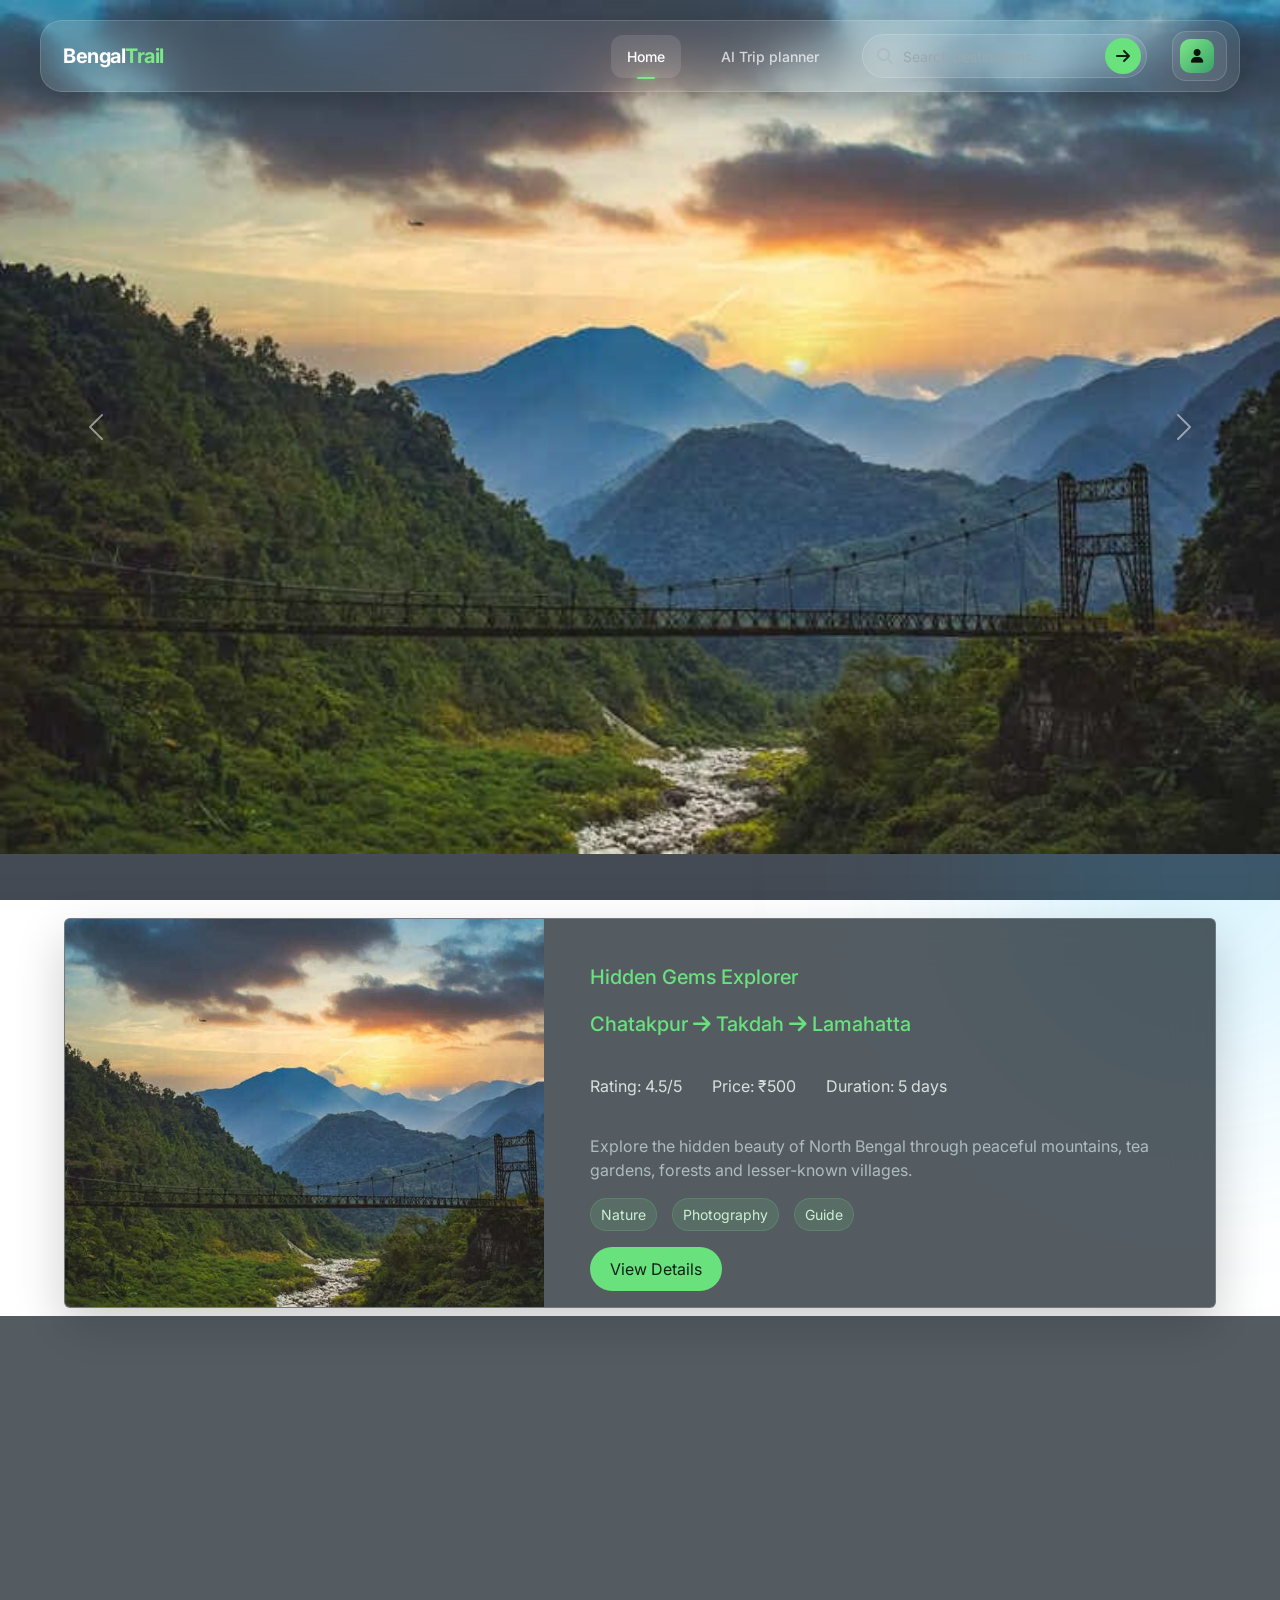
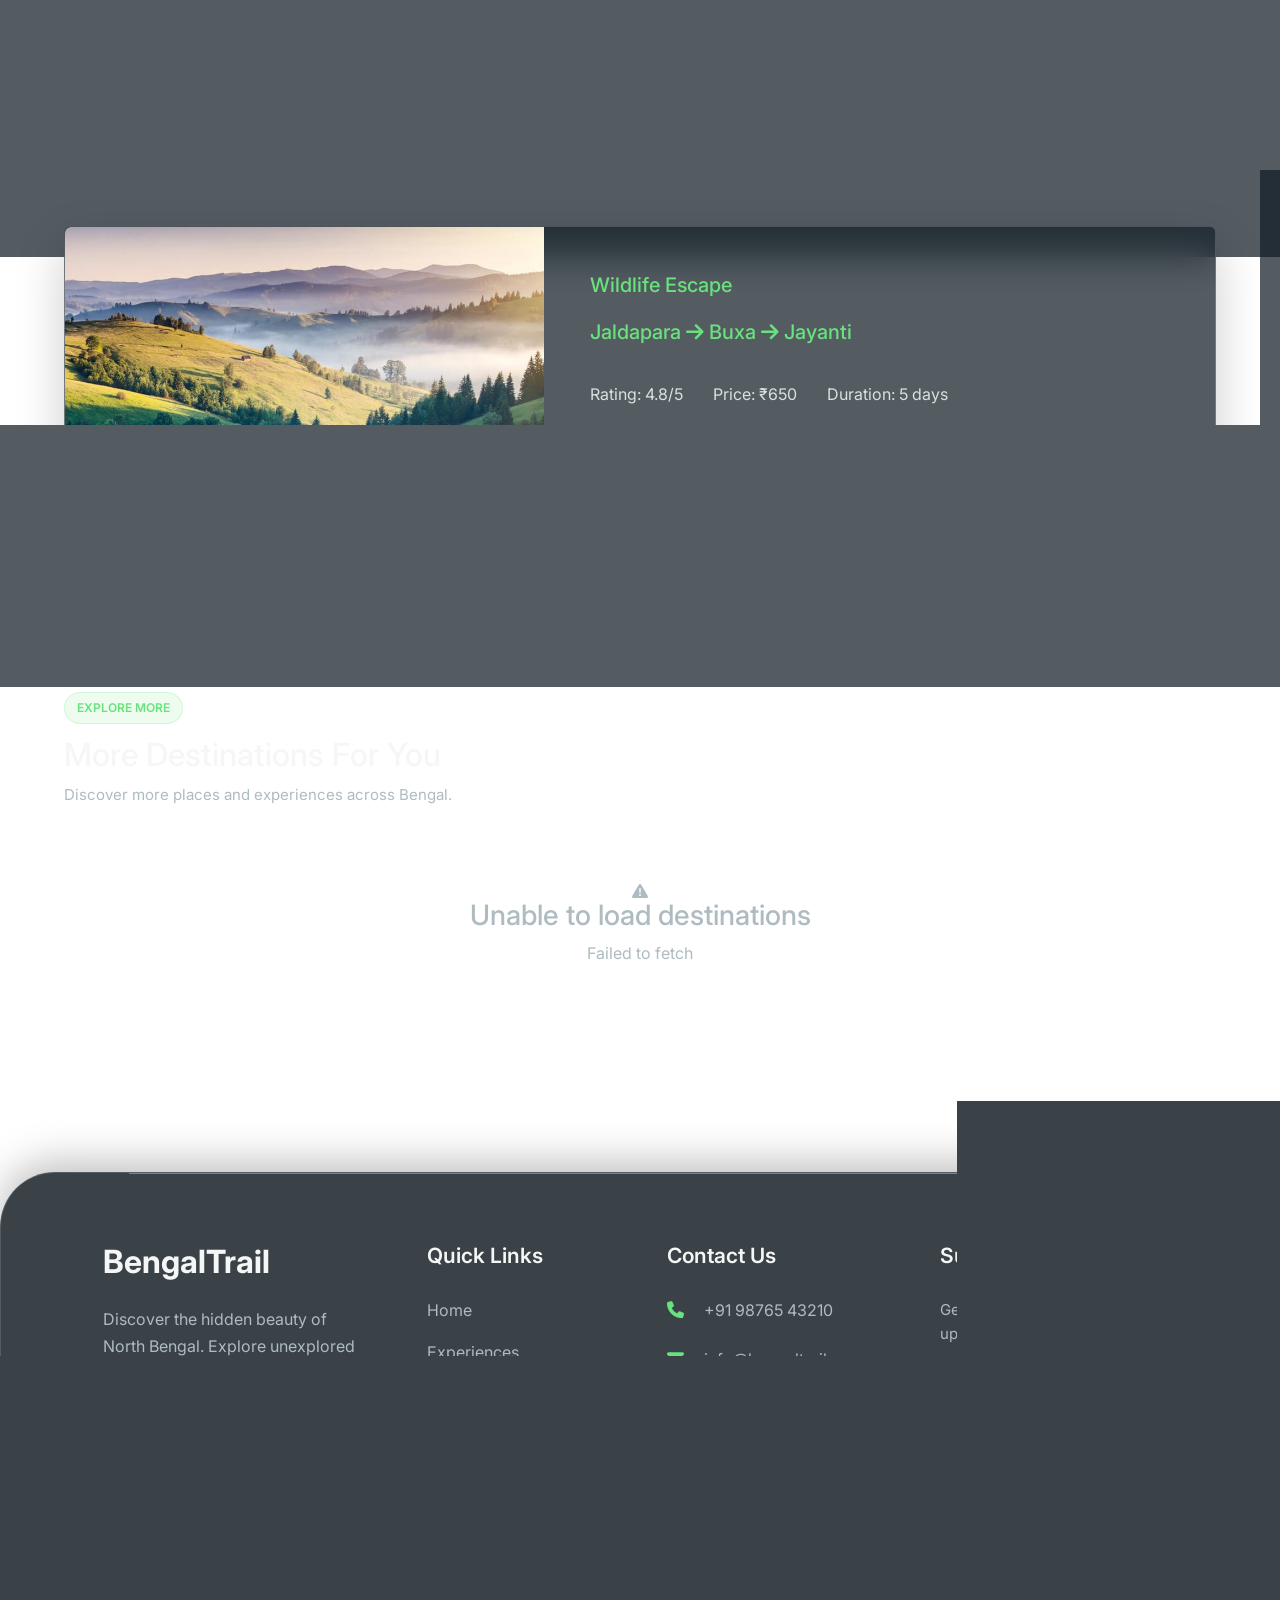
<file: frontend/index.html>
<!DOCTYPE html>
<html lang="en">

<head>

    <meta charset="UTF-8">

    <meta
        name="viewport"
        content="width=device-width, initial-scale=1.0"
    >

    <title>BengalTrail</title>


    <!-- Bootstrap -->
    <link
        href="https://cdn.jsdelivr.net/npm/bootstrap@5.3.8/dist/css/bootstrap.min.css"
        rel="stylesheet"
        integrity="sha384-sRIl4kxILFvY47J16cr9ZwB07vP4J8+LH7qKQnuqkuIAvNWLzeN8tE5YBujZqJLB"
        crossorigin="anonymous"
    >


    <!-- Your CSS -->
    <link
        rel="stylesheet"
        href="style.css"
    >


    <!-- Google Font -->
    <link
        href="https://fonts.googleapis.com/css2?family=Inter:wght@400;500;600;700&display=swap"
        rel="stylesheet"
    >


    <!-- Font Awesome -->
    <link
        rel="stylesheet"
        href="https://cdnjs.cloudflare.com/ajax/libs/font-awesome/6.5.2/css/all.min.css"
    >

</head>


<body>


    <!-- =====================================================
         BACKGROUND
    ====================================================== -->

    <div class="background"></div>



    <!-- =====================================================
         NAVBAR
    ====================================================== -->

    <header class="navbar">


        <!-- LOGO -->

        <a
            href="#"
            class="logo"
        >

            <span>
                Bengal<span>Trail</span>
            </span>

        </a>



        <!-- SEARCH -->

        <div class="navbar-search">

            <i class="fa-solid fa-magnifying-glass"></i>


            <input
                type="text"
                id="tripSearchInput"
                placeholder="Search destinations..."
                autocomplete="off"
            >


            <button
                type="button"
                id="tripSearchBtn"
                aria-label="Search"
            >

                <i class="fa-solid fa-arrow-right"></i>

            </button>

        </div>



        <!-- NAVIGATION -->

        <nav class="nav-links">


            <a
                href="/"
                class="nav-link active"
            >

                <!-- <i class="fa-solid fa-house"></i> -->

                <span id="home">
                    Home
                </span>

            </a>



            <a
                href="ai-planner.html"
                class="nav-link"
            >

                <i class="fa-solid fa-sparkles"></i>

                <span>
                    AI Trip planner
                </span>

            </a>


        </nav>



        <!-- PROFILE -->

        <button
            class="profile-btn"
            id="tripProfileBtn"
            type="button"
            aria-label="Open Profile"
        >

            <div class="profile-avatar">

                <i class="fa-solid fa-user"></i>

            </div>

        </button>



        <!-- MOBILE MENU -->

        <button
            class="menu-btn"
            type="button"
        >

            <i class="fa-solid fa-bars"></i>

        </button>


    </header>



    <!-- =====================================================
         MAIN
    ====================================================== -->

    <main>



        <!-- =================================================
             CAROUSEL
        ================================================== -->

        <div
            id="carouselExampleAutoplaying"
            class="carousel slide"
            data-bs-ride="carousel"
        >


            <div class="carousel-inner">


                <div class="carousel-item active">

                    <img
                        src="assets/img1.jpeg"
                        class="d-block w-100"
                        alt="Bengal destination"
                    >

                </div>


                <div class="carousel-item">

                    <img
                        src="assets/img2.jpeg"
                        class="d-block w-100"
                        alt="Bengal destination"
                    >

                </div>


                <div class="carousel-item">

                    <img
                        src="assets/img3.jpeg"
                        class="d-block w-100"
                        alt="Bengal destination"
                    >

                </div>


            </div>



            <button
                class="carousel-control-prev"
                type="button"
                data-bs-target="#carouselExampleAutoplaying"
                data-bs-slide="prev"
            >

                <span
                    class="carousel-control-prev-icon"
                    aria-hidden="true"
                ></span>

                <span class="visually-hidden">
                    Previous
                </span>

            </button>



            <button
                class="carousel-control-next"
                type="button"
                data-bs-target="#carouselExampleAutoplaying"
                data-bs-slide="next"
            >

                <span
                    class="carousel-control-next-icon"
                    aria-hidden="true"
                ></span>

                <span class="visually-hidden">
                    Next
                </span>

            </button>


        </div>



        <!-- =================================================
             STATIC TRIP CARD 1
        ================================================== -->

        <div class="card mb-3">

            <div class="row g-0">


                <div class="col-md-5">

                    <img
                        src="assets/img1.jpeg"
                        class="img-fluid rounded-start"
                        alt="Hidden Gems Explorer"
                    >

                </div>



                <div class="col-md-7">

                    <div class="card-body">


                        <h5 class="card-title">
                            Hidden Gems Explorer
                        </h5>


                        <h5 class="card-title-2">

                            Chatakpur

                            <i class="fa-solid fa-arrow-right"></i>

                            Takdah

                            <i class="fa-solid fa-arrow-right"></i>

                            Lamahatta

                        </h5>



                        <div class="card-info">

                            <p>
                                Rating: 4.5/5
                            </p>

                            <p>
                                Price: ₹500
                            </p>

                            <p>
                                Duration: 5 days
                            </p>

                        </div>



                        <p class="card-text">

                            Explore the hidden beauty of North Bengal
                            through peaceful mountains, tea gardens,
                            forests and lesser-known villages.

                        </p>



                        <div class="inspire">

                            <p class="inspire-1">
                                Nature
                            </p>

                            <p class="inspire-1">
                                Photography
                            </p>

                            <p class="inspire-1">
                                Guide
                            </p>

                        </div>



                        <button
                            class="view-details"
                            type="button"
                            data-trip-id="1"
                        >

                            View Details

                        </button>


                    </div>

                </div>


            </div>

        </div>



        <!-- =================================================
             STATIC TRIP CARD 2
        ================================================== -->

        <div class="card mb-3">

            <div class="row g-0">


                <div class="col-md-5">

                    <img
                        src="assets/img2.jpeg"
                        class="img-fluid rounded-start"
                        alt="Tea Garden Trails"
                    >

                </div>



                <div class="col-md-7">

                    <div class="card-body">


                        <h5 class="card-title">
                            Tea Garden Trails
                        </h5>


                        <h5 class="card-title-2">

                            Kurseong

                            <i class="fa-solid fa-arrow-right"></i>

                            Mirik

                            <i class="fa-solid fa-arrow-right"></i>

                            Darjeeling

                        </h5>



                        <div class="card-info">

                            <p>
                                Rating: 4.7/5
                            </p>

                            <p>
                                Price: ₹450
                            </p>

                            <p>
                                Duration: 4 days
                            </p>

                        </div>



                        <p class="card-text">

                            Experience beautiful tea gardens,
                            mountain views and peaceful trails
                            across North Bengal.

                        </p>



                        <div class="inspire">

                            <p class="inspire-1">
                                Nature Lovers
                            </p>

                            <p class="inspire-1">
                                Photographers
                            </p>

                            <p class="inspire-1">
                                Beauty
                            </p>

                        </div>



                        <button
                            class="view-details"
                            type="button"
                            data-trip-id="2"
                        >

                            View Details

                        </button>


                    </div>

                </div>


            </div>

        </div>



        <!-- =================================================
             STATIC TRIP CARD 3
        ================================================== -->

        <div class="card mb-3">

            <div class="row g-0">


                <div class="col-md-5">

                    <img
                        src="assets/img3.jpeg"
                        class="img-fluid rounded-start"
                        alt="Wildlife Escape"
                    >

                </div>



                <div class="col-md-7">

                    <div class="card-body">


                        <h5 class="card-title">
                            Wildlife Escape
                        </h5>


                        <h5 class="card-title-2">

                            Jaldapara

                            <i class="fa-solid fa-arrow-right"></i>

                            Buxa

                            <i class="fa-solid fa-arrow-right"></i>

                            Jayanti

                        </h5>



                        <div class="card-info">

                            <p>
                                Rating: 4.8/5
                            </p>

                            <p>
                                Price: ₹650
                            </p>

                            <p>
                                Duration: 5 days
                            </p>

                        </div>



                        <p class="card-text">

                            Discover the wildlife and forests
                            of North Bengal with guided nature
                            experiences.

                        </p>



                        <div class="inspire">

                            <p class="inspire-1">
                                Nature Lovers
                            </p>

                            <p class="inspire-1">
                                Photographers
                            </p>

                            <p class="inspire-1">
                                Adventure
                            </p>

                        </div>



                        <button
                            class="view-details"
                            type="button"
                            data-trip-id="3"
                        >

                            View Details

                        </button>


                    </div>

                </div>


            </div>

        </div>



        <!-- =================================================
             DYNAMIC DESTINATIONS
        ================================================== -->

        <section class="dynamic-trips-section">


            <div class="dynamic-trips-heading">


                <span class="dynamic-section-label">

                    EXPLORE MORE

                </span>



                <h2>

                    More Destinations For You

                </h2>



                <p>

                    Discover more places and experiences
                    across Bengal.

                </p>


            </div>



            <!-- Dynamic cards inserted by JavaScript -->

            <div
                id="dynamicTripsContainer"
                class="dynamic-trips-container"
            >


                <div class="dynamic-trips-loading">


                    <i
                        class="fa-solid fa-spinner fa-spin"
                    ></i>


                    <p>

                        Loading more destinations...

                    </p>


                </div>


            </div>


        </section>



        <!-- =================================================
             SINGLE TRIP DETAILS MODAL
        ================================================== -->

        <div
            class="trip-modal"
            id="tripModal"
        >


            <div class="trip-modal-content">


                <!-- CLOSE -->

                <button
                    class="close-modal"
                    id="closeModal"
                    type="button"
                    aria-label="Close"
                >

                    ×

                </button>



                <!-- IMAGE -->

                <img
                    id="modalImage"
                    class="modal-image"
                    src="assets/img1.jpeg"
                    alt="Trip image"
                >



                <div class="modal-body">


                    <!-- CATEGORY -->

                    <span
                        id="modalCategory"
                        class="modal-category"
                    ></span>



                    <!-- TITLE -->

                    <h2 id="modalTitle"></h2>



                    <!-- ROUTE -->

                    <p
                        id="modalRoute"
                        class="modal-route"
                    ></p>



                    <!-- INFORMATION -->

                    <div class="trip-info">


                        <span
                            id="modalRating"
                        ></span>


                        <span
                            id="modalPrice"
                        ></span>


                        <span
                            id="modalDuration"
                        ></span>


                        <span
                            id="modalDifficulty"
                        ></span>


                    </div>



                    <!-- AI MATCH -->

                    <div
                        id="modalAI"
                        class="ai-match"
                    ></div>



                    <!-- DESCRIPTION -->

                    <p
                        id="modalDescription"
                        class="modal-description"
                    ></p>



                    <!-- TAGS -->

                    <h3>
                        Trip Highlights
                    </h3>


                    <div
                        class="trip-tags"
                        id="modalTags"
                    ></div>



                    <!-- RECOMMENDED -->

                    <h3>
                        Recommended For
                    </h3>


                    <p
                        id="modalRecommended"
                    ></p>



                    <!-- BOOK NOW -->

                    <button
                        class="book-btn"
                        id="modalBookNowBtn"
                        type="button"
                    >

                        Book Now

                    </button>


                </div>


            </div>


        </div>



        <!-- =================================================
             FOOTER
        ================================================== -->

        <footer class="glass-footer">


            <div class="footer-container">


                <!-- BRAND -->

                <div class="footer-brand">


                    <h2>
                        BengalTrail
                    </h2>


                    <p>

                        Discover the hidden beauty of North Bengal.
                        Explore unexplored destinations, experience
                        local culture, and travel more sustainably.

                    </p>



                    <div class="social-icons">


                        <a
                            href="#"
                            aria-label="Facebook"
                        >

                            <i
                                class="fab fa-facebook-f"
                            ></i>

                        </a>



                        <a
                            href="#"
                            aria-label="Instagram"
                        >

                            <i
                                class="fab fa-instagram"
                            ></i>

                        </a>



                        <a
                            href="#"
                            aria-label="YouTube"
                        >

                            <i
                                class="fab fa-youtube"
                            ></i>

                        </a>


                    </div>


                </div>



                <!-- QUICK LINKS -->

                <div class="footer-column">


                    <h3>
                        Quick Links
                    </h3>


                    <ul>


                        <li>
                            <a href="#">
                                Home
                            </a>
                        </li>


                        <li>
                            <a href="#">
                                Experiences
                            </a>
                        </li>


                        <li>
                            <a href="#">
                                Destinations
                            </a>
                        </li>


                        <li>
                            <a href="#">
                                Packages
                            </a>
                        </li>


                        <li>
                            <a href="ai-planner.html">
                                Trip Planner
                            </a>
                        </li>


                    </ul>


                </div>



                <!-- CONTACT -->

                <div
                    class="footer-column contact-column"
                >


                    <h3>
                        Contact Us
                    </h3>



                    <div class="contact-item">

                        <i class="fas fa-phone"></i>

                        <span>
                            +91 98765 43210
                        </span>

                    </div>



                    <div class="contact-item">

                        <i class="fas fa-envelope"></i>

                        <span>
                            info@bengaltrail.com
                        </span>

                    </div>



                    <div class="contact-item">

                        <i class="fas fa-location-dot"></i>

                        <span>
                            North Bengal, India
                        </span>

                    </div>


                </div>



                <!-- SUBSCRIBE -->

                <div
                    class="footer-column subscribe-column"
                >


                    <h3>
                        Subscribe
                    </h3>


                    <p>

                        Get travel inspiration and updates
                        straight to your inbox.

                    </p>



                    <form
                        class="subscribe-form"
                    >


                        <input
                            type="email"
                            placeholder="Enter your email"
                            required
                        >


                        <button
                            type="submit"
                        >

                            Subscribe

                        </button>


                    </form>


                </div>


            </div>



            <!-- FOOTER BOTTOM -->

            <div class="footer-bottom">


                <p>

                    © 2026 BengalTrail.
                    All rights reserved.

                </p>



                <div
                    class="footer-bottom-links"
                >

                    <a href="#">
                        Privacy Policy
                    </a>

                    <a href="#">
                        Terms & Conditions
                    </a>

                </div>


            </div>


        </footer>


    </main>



    <!-- =====================================================
         JAVASCRIPT
    ====================================================== -->

    <script src="script.js"></script>


    <script
        src="https://cdn.jsdelivr.net/npm/bootstrap@5.3.8/dist/js/bootstrap.bundle.min.js"
        crossorigin="anonymous"
    ></script>


</body>

</html>
</file>
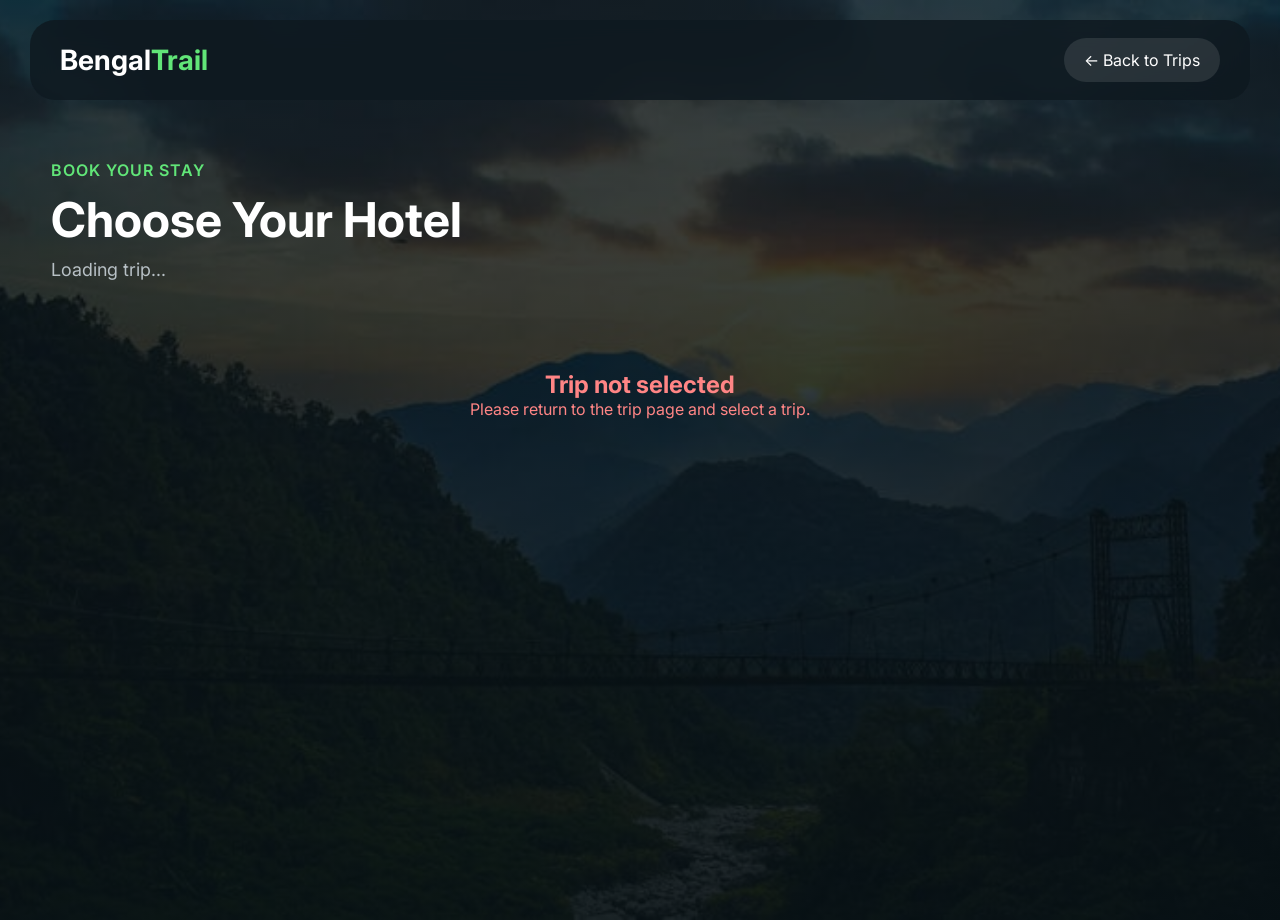
<file: frontend/hotels.html>
<!DOCTYPE html>
<html lang="en">

<head>

    <meta charset="UTF-8">

    <meta
        name="viewport"
        content="width=device-width, initial-scale=1.0"
    >

    <title>BengalTrail - Choose Your Hotel</title>

    <link
        rel="stylesheet"
        href="hotels.css"
    >

    <link
        href="https://fonts.googleapis.com/css2?family=Inter:wght@400;500;600;700&display=swap"
        rel="stylesheet"
    >

</head>


<body>

    <header class="hotel-navbar">

        <div class="hotel-logo">
            Bengal<span>Trail</span>
        </div>

        <a href="index.html" class="back-btn">
            ← Back to Trips
        </a>

    </header>


    <main class="hotels-page">

        <section class="hotels-header">

            <span>
                BOOK YOUR STAY
            </span>

            <h1>
                Choose Your Hotel
            </h1>

            <p id="tripRoute">
                Loading trip...
            </p>

        </section>


        <section
            id="hotelsContainer"
            class="hotels-container"
        >

            <div class="loading">

                Loading hotels...

            </div>

        </section>

    </main>


    <script src="hotels.js"></script>

</body>

</html>
</file>
<file: frontend/style.css>
* {
    margin: 0;
    padding: 0;
    box-sizing: border-box;
}

html {
    scroll-behavior: smooth;
}

body {
    font-family: "Inter", sans-serif;
    min-height: 100vh;
    color: white;
    overflow-x: hidden;
}


/* =================================
   BACKGROUND
================================= */

.background {
    position: fixed;
    inset: 0;
    z-index: -2;

    background:
        linear-gradient(
            rgba(4, 12, 25, 0.55),
            rgba(4, 12, 25, 0.75)
        ),
        url("https://images.unsplash.com/photo-1500534623283-312aade485b7")
        center / cover no-repeat;
}


/* Decorative glow */

body::before {
    content: "";

    position: fixed;

    width: 500px;
    height: 500px;

    top: -200px;
    left: -150px;

    background: rgba(76, 175, 80, 0.25);

    filter: blur(120px);

    border-radius: 50%;

    z-index: -1;
}

body::after {
    content: "";

    position: fixed;

    width: 450px;
    height: 450px;

    right: -150px;
    bottom: -200px;

    background: rgba(0, 180, 255, 0.15);

    filter: blur(120px);

    border-radius: 50%;

    z-index: -1;
}


/* =================================
   NAVBAR
================================= */

.navbar {

    position: fixed;

    top: 20px;
    left: 50%;

    transform: translateX(-50%);

    width: min(1200px, calc(100% - 40px));

    height: 72px;

    padding: 0 12px 0 22px;

    display: flex;

    align-items: center;

    justify-content: space-between;

    /* Glassmorphism */

    background: rgba(255, 255, 255, 0.08);

    backdrop-filter: blur(20px);
    -webkit-backdrop-filter: blur(20px);

    border: 1px solid rgba(255, 255, 255, 0.15);

    border-radius: 22px;

    box-shadow:
        0 8px 32px rgba(0, 0, 0, 0.25),
        inset 0 1px rgba(255, 255, 255, 0.12);

    z-index: 1000;

    transition: 0.3s ease;
}


/* =================================
   LOGO
================================= */

.logo {

    display: flex;

    align-items: center;

    gap: 10px;

    color: white;

    text-decoration: none;

    font-size: 20px;

    font-weight: 700;

    letter-spacing: -0.5px;

    white-space: nowrap;
}

.logo > span > span {
    color: #7ee787;
}

.logo-icon {

    width: 38px;
    height: 38px;

    display: flex;

    align-items: center;
    justify-content: center;

    border-radius: 12px;

    background: rgba(126, 231, 135, 0.15);

    border: 1px solid rgba(126, 231, 135, 0.25);

    color: #7ee787;

    font-size: 18px;
}


/* =================================
   NAVIGATION
================================= */

.nav-links {

    display: flex;

    align-items: center;

    gap: 5px;

    margin-left: auto;
    margin-right: 25px;
}

.nav-link {

    position: relative;

    display: flex;

    align-items: center;

    gap: 8px;

    padding: 11px 16px;

    color: rgba(255, 255, 255, 0.72);

    text-decoration: none;

    font-size: 14px;

    font-weight: 500;

    border-radius: 12px;

    transition:
        color 0.3s ease,
        background 0.3s ease,
        transform 0.3s ease;
}

.nav-link i {
    font-size: 13px;
}


/* Hover */

.nav-link:hover {

    color: white;

    background: rgba(255, 255, 255, 0.08);

    transform: translateY(-1px);
}


/* Active */

.nav-link.active {

    color: white;

    background: rgba(255, 255, 255, 0.11);

}


/* Active green line */

.nav-link.active::after {

    content: "";

    position: absolute;

    bottom: -1px;

    left: 50%;

    transform: translateX(-50%);

    width: 18px;

    height: 2px;

    background: #7ee787;

    border-radius: 10px;

    box-shadow: 0 0 10px #7ee787;
}


/* =================================
   PROFILE BUTTON
================================= */

.profile-btn {

    display: flex;

    align-items: center;

    gap: 9px;

    padding: 7px 12px 7px 7px;

    border: 1px solid rgba(255, 255, 255, 0.15);

    border-radius: 14px;

    background: rgba(255, 255, 255, 0.08);

    color: white;

    cursor: pointer;

    font-family: inherit;

    font-size: 13px;

    font-weight: 500;

    transition: 0.3s ease;
}

.profile-btn:hover {

    background: rgba(255, 255, 255, 0.14);

    border-color: rgba(255, 255, 255, 0.25);

    transform: translateY(-1px);
}


/* Avatar */

.profile-avatar {

    width: 34px;
    height: 34px;

    display: flex;

    align-items: center;
    justify-content: center;

    border-radius: 10px;

    background: linear-gradient(
        135deg,
        #7ee787,
        #38a169
    );

    color: #07130a;

    font-size: 14px;
}

.profile-arrow {

    font-size: 10px;

    margin-left: 2px;

    color: rgba(255, 255, 255, 0.6);
}


/* =================================
   MOBILE MENU
================================= */

.menu-btn {

    display: none;

    width: 42px;
    height: 42px;

    border: 1px solid rgba(255,255,255,0.15);

    border-radius: 12px;

    background: rgba(255,255,255,0.08);

    color: white;

    font-size: 18px;

    cursor: pointer;
}


/* =================================
   HERO
================================= */

.hero {

    min-height: 100vh;

    display: flex;

    align-items: center;

    padding: 150px 8% 80px;
}

.hero-content {

    max-width: 650px;
}

.hero-tag {

    display: inline-flex;

    align-items: center;

    gap: 8px;

    padding: 8px 14px;

    margin-bottom: 25px;

    border-radius: 50px;

    background: rgba(255,255,255,0.08);

    border: 1px solid rgba(255,255,255,0.15);

    backdrop-filter: blur(10px);

    font-size: 13px;

    color: rgba(255,255,255,0.8);
}

.hero-tag i {
    color: #7ee787;
}

.hero h1 {

    font-size: clamp(48px, 7vw, 90px);

    line-height: 0.95;

    letter-spacing: -4px;

    margin-bottom: 25px;
}

.hero h1 span {

    display: block;

    color: #7ee787;
}

.hero p {

    max-width: 540px;

    color: rgba(255,255,255,0.7);

    line-height: 1.7;

    font-size: 16px;

    margin-bottom: 30px;
}

.explore-btn {

    padding: 14px 20px;

    border: none;

    border-radius: 14px;

    background: #7ee787;

    color: #07130a;

    font-family: inherit;

    font-weight: 600;

    cursor: pointer;

    transition: 0.3s ease;
}

.explore-btn i {

    margin-left: 8px;

    transition: 0.3s ease;
}

.explore-btn:hover {

    transform: translateY(-3px);

    box-shadow: 0 10px 30px rgba(126,231,135,0.25);
}

.explore-btn:hover i {

    transform: translateX(4px);
}


/* =================================
   RESPONSIVE
================================= */

@media (max-width: 850px) {

    .navbar {

        height: 64px;

        padding-left: 15px;

        padding-right: 10px;

        border-radius: 18px;
    }

    .nav-links {

        position: absolute;

        top: 75px;

        left: 0;

        width: 100%;

        padding: 10px;

        display: none;

        flex-direction: column;

        align-items: stretch;

        gap: 4px;

        background: rgba(10, 20, 30, 0.75);

        backdrop-filter: blur(25px);

        border: 1px solid rgba(255,255,255,0.12);

        border-radius: 18px;

        margin: 0;
    }

    .nav-links.show {

        display: flex;

        animation: menuOpen 0.3s ease;
    }

    .nav-link {

        padding: 14px;

    }

    .nav-link.active::after {

        display: none;
    }

    .profile-btn span,
    .profile-arrow {

        display: none;
    }

    .profile-btn {

        padding: 5px;

        margin-left: auto;

        margin-right: 8px;
    }

    .menu-btn {

        display: block;
    }
}


@media (max-width: 500px) {

    .navbar {

        width: calc(100% - 24px);

        top: 12px;
    }

    .logo {

        font-size: 17px;
    }

    .logo-icon {

        width: 34px;
        height: 34px;
    }

    /* .hero {

        padding-left: 25px;
        padding-right: 25px;
    }

    .hero h1 {

        font-size: 52px;

        letter-spacing: -2px;
    } */
}


/* Animation */

@keyframes menuOpen {

    from {

        opacity: 0;

        transform: translateY(-10px);
    }

    to {

        opacity: 1;

        transform: translateY(0);
    }
}



/* =================================
   TRIP CARD - GLASSMORPHISM
================================= */

.mb-3 {
    max-width: auto;

    margin: 4rem 4rem 1rem 4rem !important;

    /* Dark glass */
    background: rgba(18, 30, 38, 0.72);

    backdrop-filter: blur(18px);
    -webkit-backdrop-filter: blur(18px);

    /* Glass border */
    border: 1px solid rgba(255, 255, 255, 0.18);

    /* Soft shadow */
    box-shadow:
        0 20px 50px rgba(0, 0, 0, 0.20);
}


.card.mb-3 {
    overflow: hidden;
}


/* =================================
   CARD IMAGE
================================= */

.card.mb-3 .col-md-5 {
    min-height: 280px;
    overflow: hidden;
}

.card.mb-3 .img-fluid {
    width: 100%;
    height: 100%;

    object-fit: cover;

    transition: transform 0.35s ease;
}

.card.mb-3 .img-fluid:hover {
    transform: scale(1.05);
}


/* =================================
   CARD TITLE
================================= */

.card-title {
    padding: 30px 30px 10px 30px;

    /* BengalTrail green */
    color: #69E27D;
}

.card-title-2 {
    padding: 5px 30px 30px 30px;

    color: #69E27D;
}


/* =================================
   CARD DESCRIPTION
================================= */

.card-text {
    margin-left: 30px;

    color: #AEBBC0;
}


/* =================================
   CARD INFORMATION
================================= */

.card-info {
    margin-left: 30px;
    margin-bottom: 20px;

    display: flex;

    gap: 30px;

    color: #D9E1DE;
}

.text-body-secondary-1 {
    color: #8E9DA4;
}


/* =================================
   INTEREST TAG
================================= */

.inspire-1 {

    padding: 5px 10px;

    /* Green glass */
    background: rgba(105, 226, 125, 0.12);

    color: #CFEFD5;

    border: 1px solid rgba(105, 226, 125, 0.20);

    border-radius: 25px;

    font-size: 14px;
}

.inspire {

    display: flex;

    margin-left: 30px;

    gap: 15px;
}


/* =================================
   VIEW DETAILS BUTTON
================================= */

.view-details {

    margin-left: 30px;

    padding: 10px 20px;

    background: #69E27D;

    color: #102018;

    border: none;

    border-radius: 25px;

    cursor: pointer;

    transition: 0.3s ease;
}

.view-details:hover {

    background: #58D86E;

    transform: translateY(-2px);

    box-shadow:
        0 8px 20px rgba(105, 226, 125, 0.25);
}


/* =================================
   TRIP MODAL
================================= */

.trip-modal {

    position: fixed;

    inset: 0;

    display: none;

    align-items: center;
    justify-content: center;

    background: rgba(0, 0, 0, 0.72);

    z-index: 1100;

    padding: 24px;

    overflow-y: auto;
}

.trip-modal.active {
    display: flex;
}


/* =================================
   MODAL CONTENT
================================= */

.trip-modal-content {

    position: relative;

    width: min(760px, 100%);

    max-height: min(90vh, 920px);

    /* Dark glass */
    background: rgba(14, 25, 32, 0.96);

    border-radius: 28px;

    border: 1px solid rgba(255, 255, 255, 0.14);

    box-shadow:
        0 35px 90px rgba(0, 0, 0, 0.45);

    overflow: hidden;

    display: flex;

    flex-direction: column;
}


/* =================================
   MODAL BODY
================================= */

.modal-body {

    padding: 28px 32px 36px;

    overflow-y: auto;

    flex: 1 1 auto;
}


/* =================================
   CLOSE BUTTON
================================= */

.close-modal {

    position: absolute;

    top: 20px;
    right: 20px;

    width: 42px;
    height: 42px;

    border: none;

    border-radius: 50%;

    background: rgba(255, 255, 255, 0.10);

    color: #F5F7F6;

    font-size: 24px;

    cursor: pointer;

    transition: 0.3s ease;
}

.close-modal:hover {

    background: rgba(105, 226, 125, 0.18);

    color: #69E27D;

    transform: rotate(90deg);
}


/* =================================
   MODAL IMAGE
================================= */

.modal-image {

    width: 100%;

    height: 320px;

    object-fit: cover;

    display: block;
}


/* =================================
   MODAL TEXT
================================= */

.modal-body {

    padding: 28px 32px 36px;
}

.modal-category,
.modal-route,
.modal-description,
.trip-info span,
.ai-match,
#modalRecommended {

    color: rgba(245, 247, 246, 0.82);
}


/* =================================
   TRIP INFORMATION
================================= */

.trip-info {

    display: flex;

    flex-wrap: wrap;

    gap: 16px;

    margin: 18px 0;

    color: #69E27D;
}


/* =================================
   TRIP TAGS
================================= */

.trip-tags {

    display: flex;

    flex-wrap: wrap;

    gap: 10px;

    margin-bottom: 20px;
}

.tag {

    /* Green glass */
    background: rgba(105, 226, 125, 0.12);

    color: #69E27D;

    border: 1px solid rgba(105, 226, 125, 0.18);

    padding: 8px 14px;

    border-radius: 999px;

    font-size: 14px;
}


/* =================================
   BOOK BUTTON
================================= */

.book-btn {

    margin-top: 20px;

    padding: 14px 22px;

    border: none;

    border-radius: 18px;

    background: #69E27D;

    color: #102018;

    font-weight: 700;

    cursor: pointer;

    transition: 0.3s ease;
}

.book-btn:hover {

    background: #58D86E;

    transform: translateY(-2px);

    box-shadow:
        0 10px 25px rgba(105, 226, 125, 0.25);
}

/* ================================
   GLASSMORPHISM FOOTER
================================ */

.glass-footer {
    position: relative;

    width: 100%;

    margin-top: 80px;

    padding: 70px 8% 25px;

    /* DARK GLASS */
    background: rgba(15, 25, 32, 0.82);

    backdrop-filter: blur(20px);
    -webkit-backdrop-filter: blur(20px);

    border: 1px solid rgba(255, 255, 255, 0.15);

    border-radius: 55px 55px 0 0;

    box-shadow:
        0 -10px 40px rgba(0, 0, 0, 0.25);

    overflow: hidden;
}


/* ================================
   SUBTLE GLASS SHINE
================================ */

.glass-footer::before {
    content: "";

    position: absolute;

    top: 0;
    left: 10%;

    width: 80%;
    height: 1px;

    background: rgba(255, 255, 255, 0.35);
}


/* ================================
   FOOTER CONTAINER
================================ */

.footer-container {

    max-width: 1400px;

    margin: auto;

    display: grid;

    grid-template-columns:
        1.5fr
        1fr
        1.2fr
        1.4fr;

    gap: 70px;
}


/* ================================
   BRAND
================================ */

.footer-brand h2 {

    font-size: 32px;

    font-weight: 700;

    margin-bottom: 25px;

    color: #F5F7F6;
}

.footer-brand p {

    max-width: 330px;

    font-size: 16px;

    line-height: 1.65;

    color: #AEBBC0;

    margin-bottom: 35px;
}


/* ================================
   FOOTER HEADINGS
================================ */

.footer-column h3 {

    font-size: 21px;

    font-weight: 600;

    color: #F5F7F6;

    margin-bottom: 30px;
}


/* ================================
   QUICK LINKS
================================ */

.footer-column ul {

    list-style: none;

    padding: 0;

    margin: 0;
}

.footer-column ul li {

    margin-bottom: 18px;
}

.footer-column ul li a {

    color: #AEBBC0;

    text-decoration: none;

    font-size: 16px;

    transition: 0.3s ease;
}

.footer-column ul li a:hover {

    color: #69E27D;

    padding-left: 5px;
}


/* ================================
   SOCIAL ICONS
================================ */

.social-icons {

    display: flex;

    gap: 18px;
}

.social-icons a {

    width: 52px;
    height: 52px;

    display: flex;

    align-items: center;
    justify-content: center;

    border-radius: 50%;

    text-decoration: none;

    color: #102018;

    /* BENGALTRAIL GREEN */
    background: #69E27D;

    box-shadow:
        0 8px 20px rgba(105, 226, 125, 0.20);

    transition: all 0.3s ease;
}

.social-icons a:hover {

    transform: translateY(-5px) scale(1.05);

    box-shadow:
        0 12px 25px rgba(105, 226, 125, 0.30);
}


/* ================================
   CONTACT
================================ */

.contact-item {

    display: flex;

    align-items: center;

    gap: 15px;

    margin-bottom: 25px;

    color: #AEBBC0;

    font-size: 16px;
}

.contact-item i {

    width: 22px;

    color: #69E27D;

    font-size: 17px;
}


/* ================================
   SUBSCRIBE
================================ */

.subscribe-column p {

    color: #AEBBC0;

    font-size: 15px;

    line-height: 1.6;

    margin-bottom: 20px;
}

.subscribe-form {

    display: flex;

    flex-direction: column;

    gap: 15px;
}

.subscribe-form input {

    width: 100%;

    height: 56px;

    padding: 0 16px;

    font-size: 16px;

    color: #1C2529;

    /* LIGHT GLASS INPUT */
    background: rgba(255, 255, 255, 0.88);

    border: 1px solid rgba(255, 255, 255, 0.25);

    border-radius: 7px;

    outline: none;

    transition: 0.3s ease;
}

.subscribe-form input:focus {

    border-color: #69E27D;

    box-shadow:
        0 0 0 3px rgba(105, 226, 125, 0.15);
}

.subscribe-form button {

    width: 100%;

    height: 54px;

    border: none;

    border-radius: 7px;

    /* BENGALTRAIL GREEN */
    background: #69E27D;

    color: #102018;

    font-size: 17px;

    font-weight: 600;

    cursor: pointer;

    transition: 0.3s ease;
}

.subscribe-form button:hover {

    background: #58D86E;

    transform: translateY(-2px);

    box-shadow:
        0 8px 20px rgba(105, 226, 125, 0.25);
}


/* ================================
   BOTTOM FOOTER
================================ */

.footer-bottom {

    max-width: 1400px;

    margin: 70px auto 0;

    padding-top: 25px;

    border-top:
        1px solid rgba(255, 255, 255, 0.12);

    display: flex;

    justify-content: space-between;

    align-items: center;
}

.footer-bottom p {

    color: #8E9DA4;

    font-size: 14px;
}

.footer-bottom-links {

    display: flex;

    gap: 25px;
}

.footer-bottom-links a {

    color: #8E9DA4;

    text-decoration: none;

    font-size: 14px;

    transition: 0.3s;
}

.footer-bottom-links a:hover {

    color: #69E27D;
}


/* ================================
   RESPONSIVE
================================ */

@media (max-width: 1000px) {

    .footer-container {

        grid-template-columns: 1fr 1fr;

        gap: 50px;
    }
}


@media (max-width: 600px) {

    .glass-footer {

        padding: 55px 25px 25px;

        border-radius: 35px 35px 0 0;
    }


    .footer-container {

        grid-template-columns: 1fr;

        gap: 45px;
    }


    .footer-brand p {

        max-width: 100%;
    }


    .footer-bottom {

        margin-top: 45px;

        flex-direction: column;

        gap: 15px;

        text-align: center;
    }


    .footer-bottom-links {

        flex-direction: column;

        gap: 10px;
    }
}

/* //////////////////////////EXPERIMENT////////////////////// */
/* ==========================================
   DYNAMIC TRIPS SECTION
========================================== */

.dynamic-trips-section {

    margin-top: 80px;

    padding:
        20px 4rem 70px;

}


/* ==========================================
   SECTION HEADER
========================================== */

.dynamic-trips-heading {

    margin-bottom: 35px;

}


.dynamic-section-label {

    display: inline-block;

    padding:
        6px 12px;

    margin-bottom: 12px;

    border-radius: 20px;

    background:
        rgba(105, 226, 125, 0.12);

    border:
        1px solid
        rgba(105, 226, 125, 0.22);

    color:
        #69E27D;

    font-size: 12px;

    font-weight: 600;

}


.dynamic-trips-heading h2 {

    margin: 0 0 10px;

    color:
        #F5F7F6;

    font-size: 32px;

}


.dynamic-trips-heading p {

    margin: 0;

    color:
        #AEBBC0;

    font-size: 15px;

}


/* ==========================================
   CARD CONTAINER
========================================== */

.dynamic-trips-container {

    display: grid;

    grid-template-columns:
        repeat(3, 1fr);

    gap: 25px;

}


/* ==========================================
   DYNAMIC CARD
========================================== */

.dynamic-trip-card {

    overflow: hidden;

    background:
        rgba(18, 30, 38, 0.78);

    backdrop-filter:
        blur(18px);

    -webkit-backdrop-filter:
        blur(18px);

    border:
        1px solid
        rgba(255, 255, 255, 0.14);

    border-radius:
        18px;

    box-shadow:
        0 15px 40px
        rgba(0, 0, 0, 0.20);

    transition:
        transform 0.3s ease,
        box-shadow 0.3s ease;

}


.dynamic-trip-card:hover {

    transform:
        translateY(-6px);

    box-shadow:
        0 20px 50px
        rgba(0, 0, 0, 0.30);

}


/* ==========================================
   IMAGE
========================================== */

.dynamic-trip-image {

    width: 100%;

    height: 210px;

    overflow: hidden;

}


.dynamic-trip-image img {

    width: 100%;

    height: 100%;

    object-fit: cover;

    display: block;

    transition:
        transform 0.4s ease;

}


.dynamic-trip-card:hover
.dynamic-trip-image img {

    transform:
        scale(1.06);

}


/* ==========================================
   CONTENT
========================================== */

.dynamic-trip-content {

    padding:
        22px;

}


.dynamic-trip-category {

    display: inline-block;

    margin-bottom: 8px;

    color:
        #69E27D;

    font-size:
        13px;

    font-weight:
        600;

}


.dynamic-trip-content h3 {

    margin:
        0 0 8px;

    color:
        #F5F7F6;

    font-size:
        22px;

}


.dynamic-trip-route {

    margin:
        0 0 18px;

    color:
        #69E27D;

    font-size:
        14px;

    font-weight:
        500;

}


/* ==========================================
   INFO
========================================== */

.dynamic-trip-info {

    display:
        flex;

    flex-wrap:
        wrap;

    gap:
        15px;

    margin-bottom:
        18px;

}


.dynamic-trip-info span {

    color:
        #D9E1DE;

    font-size:
        13px;

}


/* ==========================================
   DESCRIPTION
========================================== */

.dynamic-trip-description {

    min-height:
        65px;

    margin:
        0 0 18px;

    color:
        #AEBBC0;

    font-size:
        14px;

    line-height:
        1.6;

}


/* ==========================================
   TAGS
========================================== */

.dynamic-trip-tags {

    display:
        flex;

    flex-wrap:
        wrap;

    gap:
        8px;

    margin-bottom:
        20px;

}


.dynamic-trip-tags span {

    padding:
        6px 11px;

    border-radius:
        20px;

    background:
        rgba(105, 226, 125, 0.12);

    border:
        1px solid
        rgba(105, 226, 125, 0.20);

    color:
        #CFEFD5;

    font-size:
        12px;

}


/* ==========================================
   BUTTON
========================================== */

.dynamic-view-details {

    width:
        100%;

    padding:
        11px 18px;

    border:
        none;

    border-radius:
        25px;

    background:
        #69E27D;

    color:
        #102018;

    font-size:
        14px;

    font-weight:
        600;

    cursor:
        pointer;

    transition:
        0.3s ease;

}


.dynamic-view-details:hover {

    background:
        #58D86E;

    transform:
        translateY(-2px);

    box-shadow:
        0 8px 20px
        rgba(105, 226, 125, 0.25);

}


/* ==========================================
   LOADING / ERROR
========================================== */

.dynamic-trips-loading,
.dynamic-trips-error,
.dynamic-trips-empty {

    grid-column:
        1 / -1;

    min-height:
        180px;

    display:
        flex;

    flex-direction:
        column;

    align-items:
        center;

    justify-content:
        center;

    color:
        #AEBBC0;

}


.dynamic-trips-loading i {

    margin-bottom:
        12px;

    color:
        #69E27D;

    font-size:
        25px;

}


/* ==========================================
   RESPONSIVE
========================================== */

@media (max-width: 1000px) {

    .dynamic-trips-container {

        grid-template-columns:
            repeat(2, 1fr);

    }

}


@media (max-width: 650px) {

    .dynamic-trips-section {

        padding-left:
            25px;

        padding-right:
            25px;

    }


    .dynamic-trips-container {

        grid-template-columns:
            1fr;

    }

}



/*//////////////////////////////////////////// NAV SEARCH ////////////////////////////////////*/
/* ==========================================
   NAVBAR LAYOUT
========================================== */

.navbar {
    display: flex;
    align-items: center;
}


/* Logo stays on the left */

.navbar .logo {
    flex-shrink: 0;
}


/* Push everything else to the right */

.navbar .nav-links {
    display: flex;
    align-items: center;
    gap: 16px;
    margin-left: auto;
}


/* ==========================================
   SEARCH
========================================== */

.navbar-search {
    order: 3;

    width: 285px;
    height: 44px;

    display: flex;
    align-items: center;

    padding: 0 5px 0 14px;

    margin-left: 2px;
    margin-right: 25PX;

    box-sizing: border-box;

    background: rgba(255, 255, 255, 0.055);

    border: 1px solid rgba(255, 255, 255, 0.16);

    border-radius: 25px;

    backdrop-filter: blur(12px);
    -webkit-backdrop-filter: blur(12px);
}


/* Search icon */

.navbar-search > i {
    flex-shrink: 0;

    margin-right: 10px;

    color: #aebbc0;

    font-size: 16px;
}


/* Input */

.navbar-search input {
    flex: 1;

    min-width: 0;

    height: 100%;

    padding: 0;

    border: none;
    outline: none;

    background: transparent;

    color: #ffffff;

    font-size: 14px;
}


.navbar-search input::placeholder {
    color: #9ca8ad;
}


/* Search button */

.navbar-search button {
    flex-shrink: 0;

    width: 36px;
    height: 36px;

    display: flex;
    align-items: center;
    justify-content: center;

    padding: 0;

    border: none;
    border-radius: 50%;

    background: #69e27d;

    color: #102018;

    cursor: pointer;

    transition: 0.25s ease;
}


.navbar-search button:hover {
    transform: scale(1.06);
}


/* ==========================================
   PROFILE
========================================== */

#tripProfileBtn {
    order: 4;

    flex-shrink: 0;

    margin-left: 0;
}
</file>
<file: frontend/hotels.css>
* {
    margin: 0;
    padding: 0;
    box-sizing: border-box;
}


body {
    min-height: 100vh;

    font-family: "Inter", sans-serif;

    background:
        linear-gradient(
            rgba(5, 15, 20, 0.75),
            rgba(5, 15, 20, 0.9)
        ),
        url("assets/img1.jpeg");

    background-size: cover;
    background-position: center;

    color: white;
}


.hotel-navbar {

    width: calc(100% - 60px);

    margin: 20px auto;

    padding: 18px 30px;

    border-radius: 25px;

    background: rgba(15, 25, 32, 0.85);

    backdrop-filter: blur(15px);

    display: flex;

    justify-content: space-between;

    align-items: center;
}


.hotel-logo {

    font-size: 28px;

    font-weight: 700;
}


.hotel-logo span {
    color: #61e578;
}


.back-btn {

    text-decoration: none;

    color: white;

    padding: 12px 20px;

    border-radius: 25px;

    background: rgba(255,255,255,0.1);

    transition: 0.3s;
}


.back-btn:hover {

    background: #61e578;

    color: #000;
}


.hotels-page {

    width: min(1200px, 92%);

    margin: 60px auto;
}


.hotels-header {

    margin-bottom: 40px;
}


.hotels-header span {

    color: #61e578;

    font-weight: 600;

    letter-spacing: 1px;
}


.hotels-header h1 {

    font-size: 48px;

    margin: 10px 0;
}


.hotels-header p {

    color: #b7c0c5;

    font-size: 18px;
}


.hotels-container {

    display: grid;

    grid-template-columns:
        repeat(
            auto-fit,
            minmax(320px, 1fr)
        );

    gap: 25px;
}


.hotel-card {

    background:
        rgba(15, 25, 32, 0.9);

    border:

        1px solid
        rgba(255,255,255,0.12);

    border-radius: 22px;

    overflow: hidden;

    transition: 0.3s;
}


.hotel-card:hover {

    transform: translateY(-6px);

    border-color: #61e578;

}


.hotel-image {

    width: 100%;

    height: 230px;

    object-fit: cover;
}


.hotel-content {

    padding: 25px;
}


.hotel-content h2 {

    margin-bottom: 8px;

    font-size: 24px;
}


.hotel-location {

    color: #61e578;

    margin-bottom: 15px;
}


.hotel-rating {

    margin-bottom: 15px;
}


.hotel-price {

    font-size: 24px;

    font-weight: 700;

    margin: 15px 0;
}


.hotel-price span {

    font-size: 14px;

    color: #aaa;
}


.hotel-room {

    color: #c7ced2;

    margin-bottom: 15px;
}


.hotel-facilities {

    color: #aeb8bd;

    line-height: 1.7;

    margin-bottom: 20px;
}


.choose-hotel-btn {

    width: 100%;

    border: none;

    padding: 14px;

    border-radius: 12px;

    background: #61e578;

    color: #000;

    font-size: 16px;

    font-weight: 600;

    cursor: pointer;

    transition: 0.3s;
}


.choose-hotel-btn:hover {

    transform: scale(1.02);

    background: #75ed8b;
}


.loading {

    text-align: center;

    color: #aaa;

    font-size: 20px;

    padding: 60px;
}


.error {

    text-align: center;

    color: #ff8585;

    padding: 50px;
}


@media (max-width: 600px) {

    .hotel-navbar {

        width: calc(100% - 30px);

        padding: 15px;
    }


    .hotel-logo {

        font-size: 22px;
    }


    .hotels-header h1 {

        font-size: 34px;
    }

}
</file>
